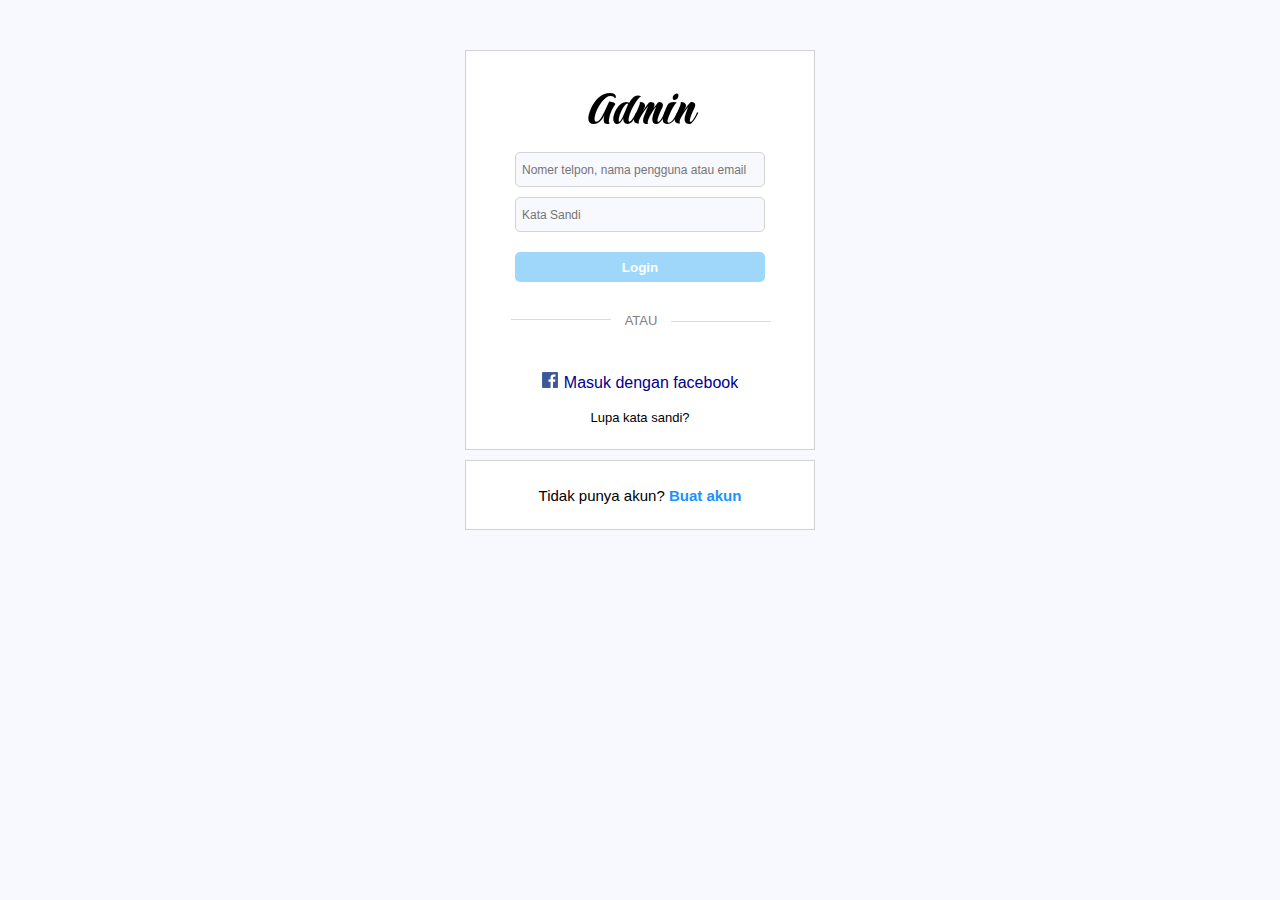
<file: admin/index.html>
<!DOCTYPE html>
<html lang="en">
<head>
	<meta charset="UTF-8">
	<meta name="viewport" content="width=device-width, initial-scale=1.0">
	<title>Only Admin</title>
	<style>
		@import url('https://fonts.googleapis.com/css2?family=Praise&display=swap');


		* {
			margin: 0;
			box-sizing: border-box;
		}
		body {
			background-color: #f8f8ff;
		}
		.container {
			height: 400px;
			width: 350px;
			background-color: #fff;
			margin: 0 auto;
			margin-top: 50px;
			padding-top: 30px;
			border: 1px solid lightgrey;
			text-align: center;
		}
		h1 {
			font-size: 50px;
			text-decoration: none;
			font-weight: normal;
			font-family: 'Praise', cursive;
		}
		.atau {
			height: 15px;
			position: absolute;
			margin-top: 30px;
		}
		.kiri {
			background-color: rgba(var(--b38,219,219,219),1);
			height: 1px;
			width: 100px;
    		position: relative;
    		top: 0.45em;
    		margin: 0 15px;
    		left: 30px;
		}
		.teks {
			position: relative;
			line-height: 15px;
			left: 110px;
			font-family: arial;
			font-size: 13px;
			color: grey;
		}
		.kanan {
			background-color: rgba(var(--b38,219,219,219),1);
			height: 1px;
			width: 100px;
    		position: relative;
    		top: 0.45em;
    		margin: 0 15px;
    		top: -7px;
    		right: 0;
    		left: 190px;
		}
		.bot {
			margin-top: 200px;
		}
		.nama, .password {
			height: 35px;
			width: 250px;
			margin-top: 10px;
			border: 1px solid lightgrey;
			border-radius: 5px;
			padding: 0 6px;
			background-color: #f8f8ff;
			font-size: 12px;
		}
		.submit {
			height: 30px;
			width: 250px;
			margin-top: 20px;
			border: none;
			border-radius: 5px;
			background-color: lightskyblue;
			opacity: 0.8;
			color: #fff;
			font-weight: bold;
			cursor: pointer;
		}
		.submit:hover {
			background-color: dodgerblue;
		}
		.facebook {
			margin-top: 90px;
			cursor: pointer;
			font-family: sans-serif;
		}
		.facebook span {
			margin-left: 6px;
			color: darkblue;
		}
		.facebook p {
			font-size: 13px;
		}
		.bot {
			height: 70px;
			width: 350px;
			background-color: #fff;
			margin: 0 auto;
			margin-top: 10px;
			border: 1px solid lightgrey;
			text-align: center;
			font-family: sans-serif;
			font-size: 15px;
		}
		.bot p {
			line-height: 70px;
		}
		.bot a {
			text-decoration: none;
			color: dodgerblue;
			font-weight: bold;
		}
    </style>
</head>
<body>
	<div class="container">
			<h1>Admin</h1>
			<input type="text" placeholder="Nomer telpon, nama pengguna atau email" class="nama">
			<input type="password" placeholder="Kata Sandi" class="password">
			<div>
				<input type="submit" value="Login" class="submit">
			</div>
			<div class="atau">
				<div class="kiri"></div>
				<div class="teks">ATAU</div>
				<div class="kanan"></div>			
			</div>
			<div class="facebook">
				<img src="fb.png" alt="facebook" height="16"><span>Masuk dengan facebook</span>
				<br><br>
				<p>Lupa kata sandi?</p>
			</div>
	</div>
	<div class="bot">
		<p>Tidak punya akun? <a href="">Buat akun</a></p>
	</div>



<script>
	let username = document.querySelector('.nama');
	let password = document.querySelector('.password');
	let kirim = document.querySelector('.submit');

	kirim.addEventListener('click', () => {
		if(username.value == '' && password.value == '') {
			return alert('form tidak boleh kosong!');
		}
		if(username.value == 'Majid' && password.value == '1311094a') {
			alert('login succesfull');
		} else {
			alert('username atau password salah');
		}
	})

</script>

</body>
</html>
</file>
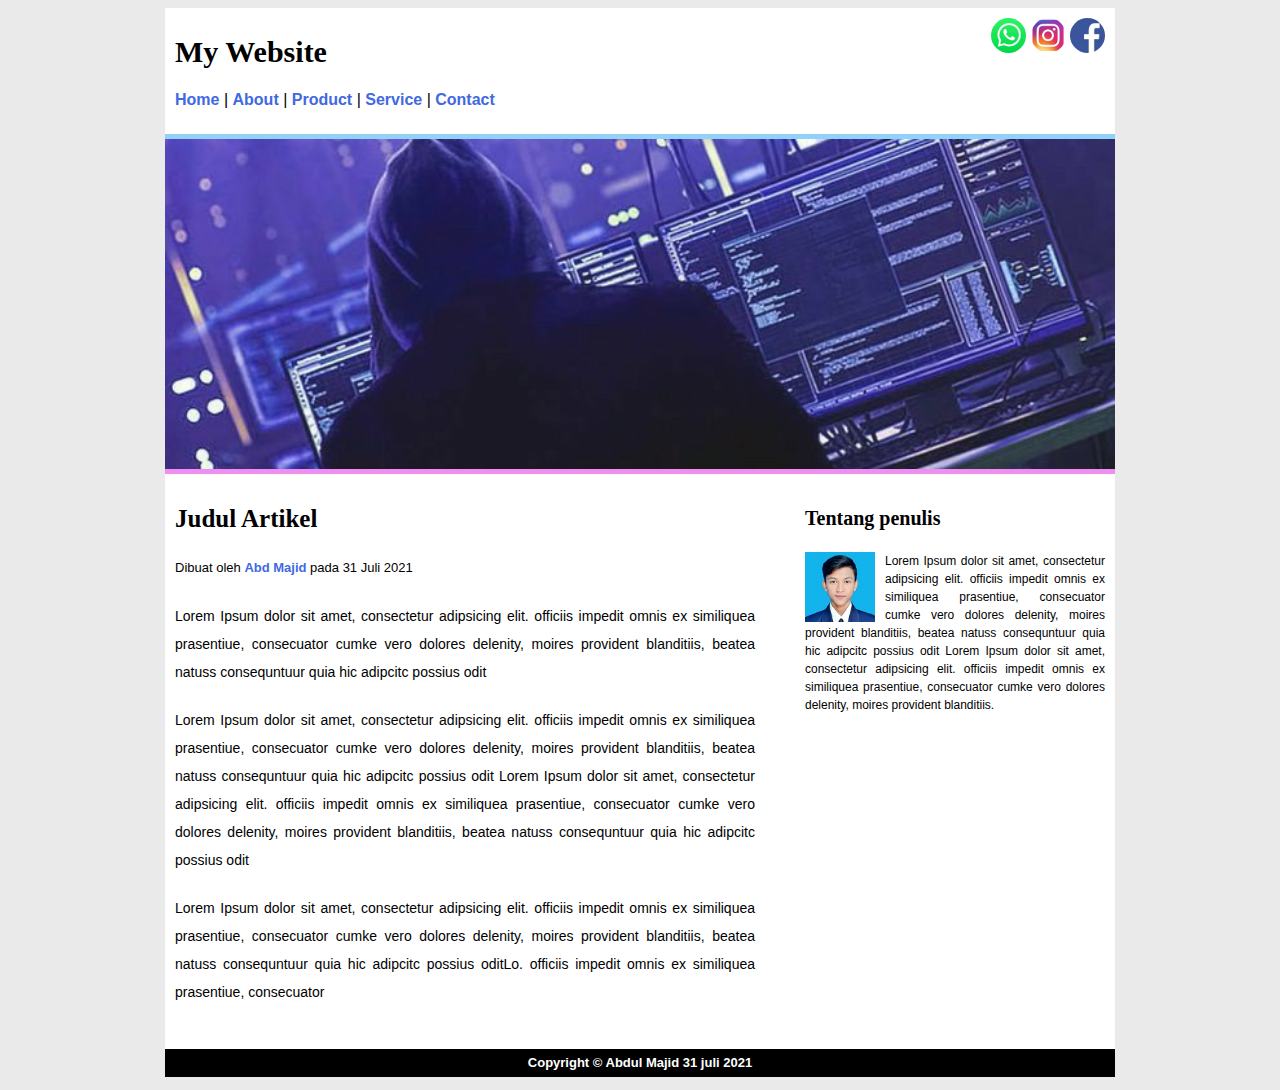
<file: blog/index.html>
<!DOCTYPE html>
<html>
<head>
	<title></title>
	<style type="text/css">
		body {
			font: 16px/28px arial, sans-serif;
			background-color: #eaeaea;
			color: black;
		}

		.container {
			width: 950px;
			margin: auto;
			background-color: white;
			position: relative;
		}
		.header {
			padding: 10px;
			margin-bottom: 10px;
		}
		.header .judul {
			font-size: 30px;
			font-weight: bold;
			font-family: times new roman;
		}
		.header a {
			text-decoration: none;
			color: royalblue;
			font-family: arial;
			font-weight: bold;
		}
		.header a:hover {
			background-color: lightskyblue;
			color: white;
		}
		.gambar {
			height: 330px;
			background-image: url(img/hack.jpg);
			background-size: cover;
			background-position: 0 -70px;
			border-top: 5px solid lightskyblue;
			border-bottom: 5px solid violet;
			opacity: 0.9;
		}
		.main {
			width: 600px;
			padding: 10px;
			box-sizing: border-box;
			float: left;
		}
		.main h2 {
			font-size: 25px;
			font-family: times new roman;
			font-weight: bold;
		}
		.main .penulis {
			font-size: 13px;
		}
		.main .penulis a {
			text-decoration: none;
			color: royalblue;
			font-family: arial;
			font-weight: bold;
		}
		.main .penulis a:hover {
			background-color: lightskyblue;
			color: white;
		}
		.main p {
			margin-bottom: 20px;
			font-size: 14px;
		}

		.sidebar {
			width: 300px;
			float: right;
			padding: 10px;
		}
		.sidebar h3 {
			font-size: 20px;
			font-family: times new roman;
			font-weight: bold;
		}
		.sidebar img {
			height: 70px;
			width: 70px;
			float: left;
			padding-right: 10px;	
		}
		.sidebar p {
			font: 12px/18px arial;
			
		}
		.footer {
			background-color: black;
		}
		.footer p {
			color: white;
			font-size: 13px;
			font-family: arial;
			font-weight: bold;
			text-align: center;
		}
		p {
			text-align: justify;
		}
		.topbar {
			top: 10px;
			right: 10px;
			position: absolute;
		}
		.topbar img {
			height: 35px;
			width: 35px;
			border-radius: 50%;
		}


		.cf:before,
		.cf:after {
			content: " ";
			display: table;
		}

		.cf:after {
			clear: both;
		}

		.cf {
			*zoom: 1;
		}
	</style>
</head>
<body>

	<div class="container">
		<div class="header">
			<h1 class="judul">My Website</h1>
			<nav>
				<a href="#">Home</a> |
				<a href="#">About</a> |
				<a href="#">Product</a> |
				<a href="#">Service</a> |
				<a href="#">Contact</a>
			</nav>
			<div class="topbar">
				<a href="https://wa.me/6287866979902" target="_blank"><img src="img/wa.jpg" /></a>
				<a href="https://www.instagram.com/adji.20.01/" target="_blank"><img src="img/ig.jpg" /></a>
				<a href="https://www.facebook.com/eden.adji.5" target="_blank"><img src="img/fb.jpg" /></a>
			</div>
		</div>
		<div class="gambar"></div>
		<div class="content cf">
			<div class="main">
				<h2>Judul Artikel</h2>
				
				<p class="penulis">Dibuat oleh <a href="#">Abd Majid</a> pada 31 Juli 2021
				</p>
				
				<p>Lorem Ipsum dolor sit amet, consectetur adipsicing elit.
				officiis impedit omnis ex similiquea prasentiue, consecuator
				cumke vero dolores delenity, moires provident blanditiis,
				beatea natuss consequntuur quia hic adipcitc possius odit</p>
				
				<p>Lorem Ipsum dolor sit amet, consectetur adipsicing elit.
				officiis impedit omnis ex similiquea prasentiue, consecuator
				cumke vero dolores delenity, moires provident blanditiis,
				beatea natuss consequntuur quia hic adipcitc possius odit
				Lorem Ipsum dolor sit amet, consectetur adipsicing elit.
				officiis impedit omnis ex similiquea prasentiue, consecuator
				cumke vero dolores delenity, moires provident blanditiis,
				beatea natuss consequntuur quia hic adipcitc possius odit</p>
				
				<p>Lorem Ipsum dolor sit amet, consectetur adipsicing elit.
				officiis impedit omnis ex similiquea prasentiue, consecuator
				cumke vero dolores delenity, moires provident blanditiis,
				beatea natuss consequntuur quia hic adipcitc possius oditLo.
				officiis impedit omnis ex similiquea prasentiue, consecuator</p>
			</div>
			<div class="sidebar">
				<h3>Tentang penulis</h3>
				<img src="img/majid.jpg" alt="Abdul Majid">
				<p>Lorem Ipsum dolor sit amet, consectetur adipsicing elit.
				officiis impedit omnis ex similiquea prasentiue, consecuator
				cumke vero dolores delenity, moires provident blanditiis,
				beatea natuss consequntuur quia hic adipcitc possius odit
				Lorem Ipsum dolor sit amet, consectetur adipsicing elit.
				officiis impedit omnis ex similiquea prasentiue, consecuator
				cumke vero dolores delenity, moires provident blanditiis.</p>
			</div>
		</div>
		
		<div class="footer">
			<p>Copyright &copy Abdul Majid 31 juli 2021</p>
		</div>
	</div>
</body>
</html>
</file>
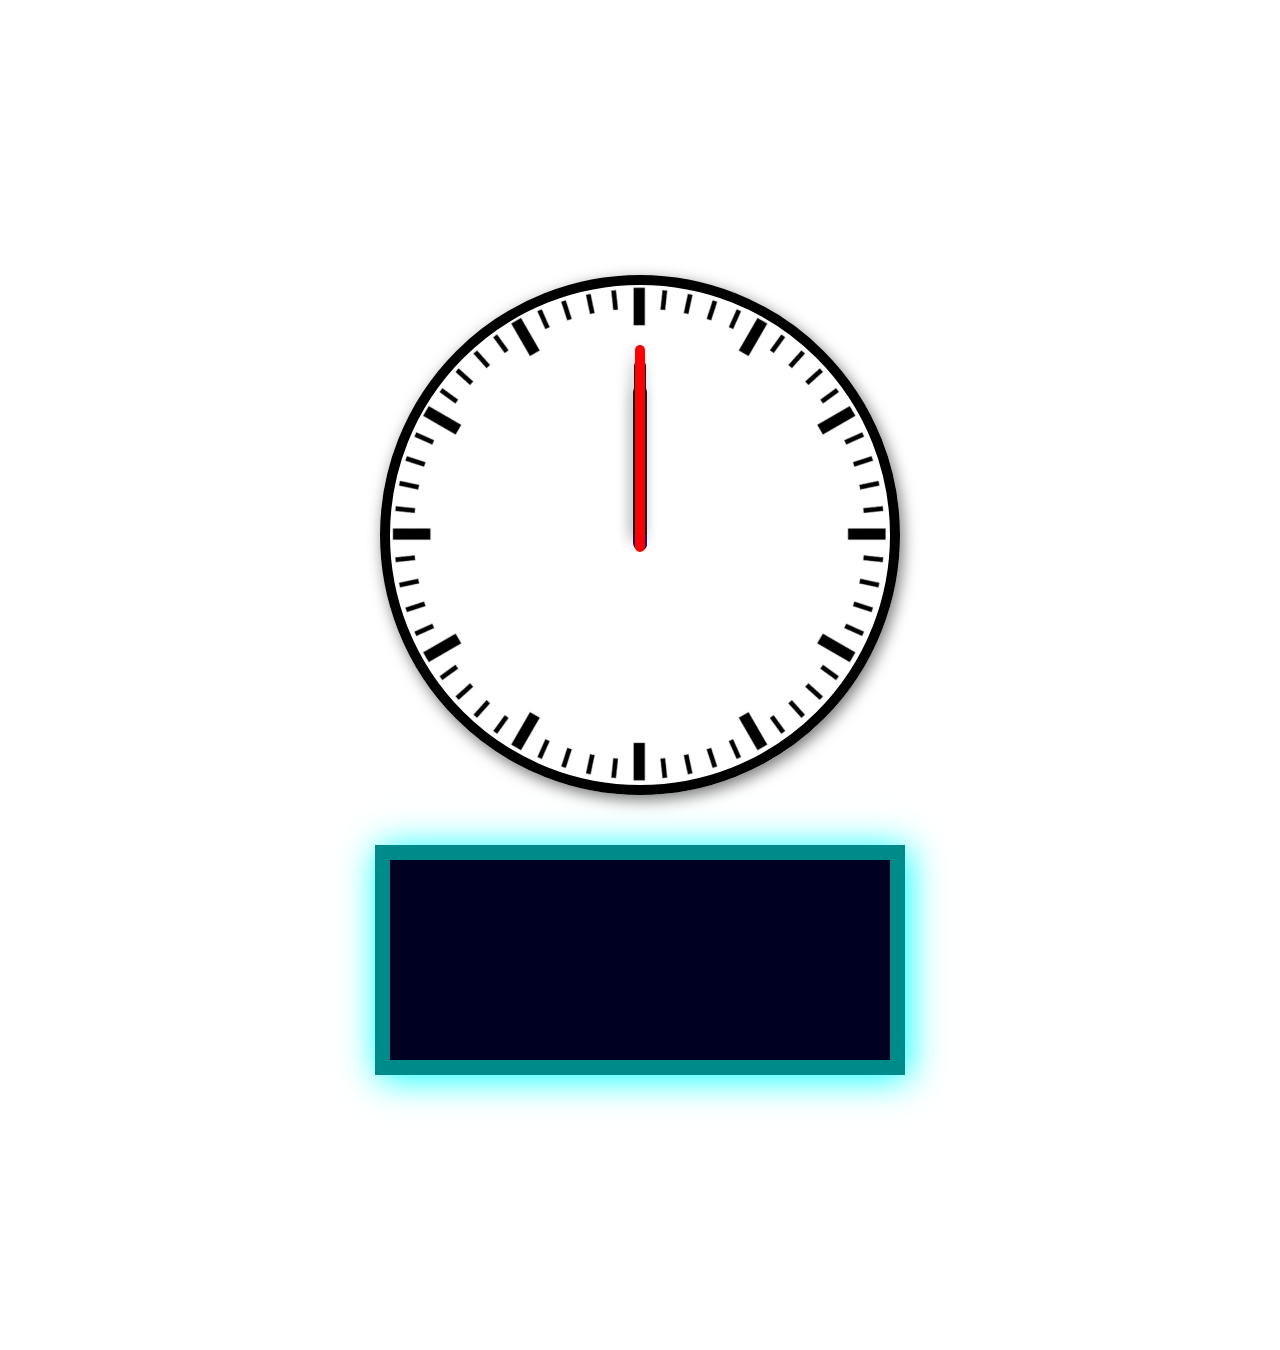
<file: jam/index.html>
<!DOCTYPE html>
<html lang="en">
<head>
	<meta charset="UTF-8">
	<meta name="viewport" content="width=device-width, initial-scale=1.0">
	<title>Jam</title>
	<link rel="stylesheet" href="style.css">
</head>
<body>
	<div class="container">
		<div class="clock">
			<div class="clockwis hours"></div>
			<div class="clockwis minutes"></div>
			<div class="clockwis seconds"></div>
		</div>
		<div class="digital"></div>
	</div>

<script src="script.js"></script>
</body>
</html>
</file>
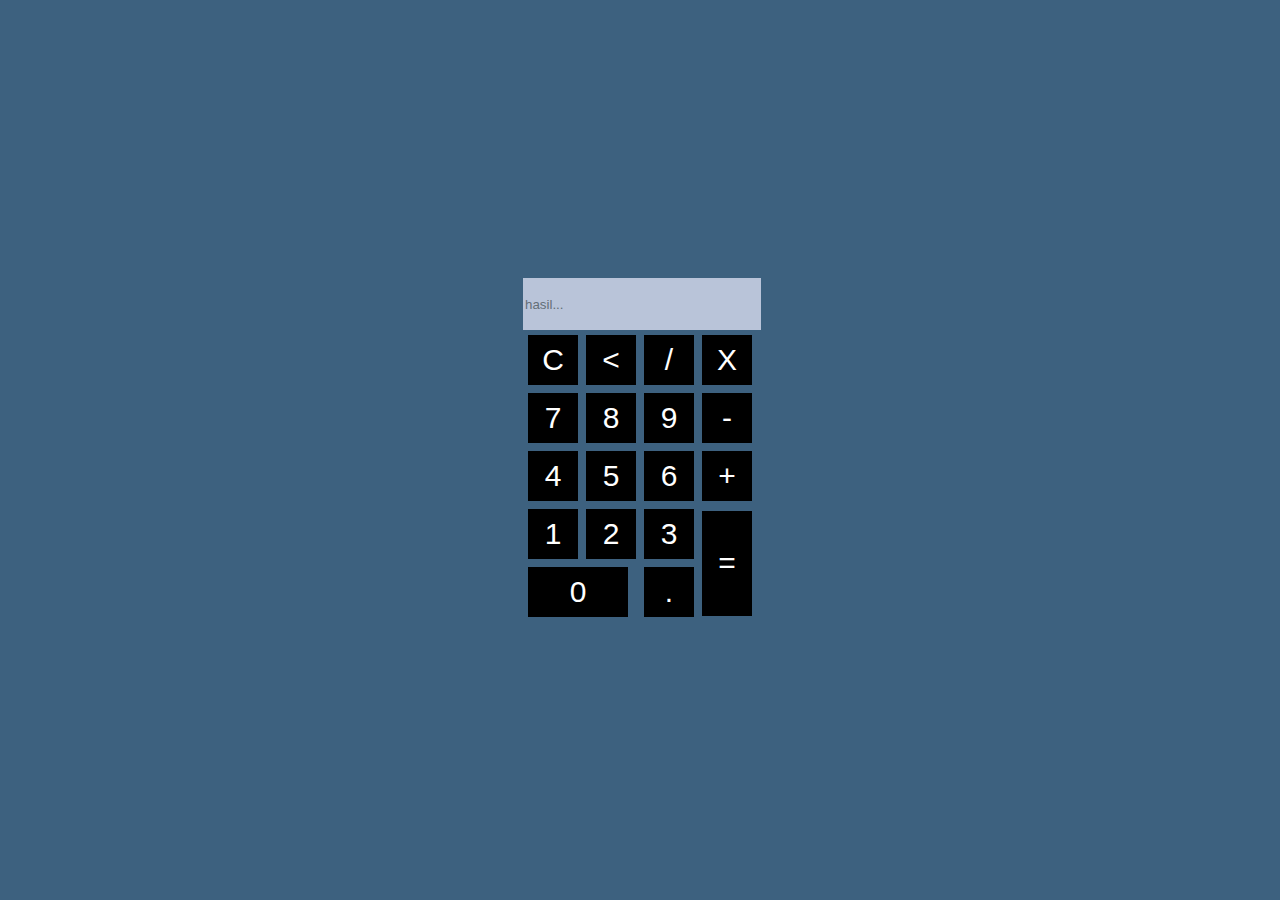
<file: kalkulator/index.html>
<!DOCTYPE html>
<html lang="en">
<head>
	<meta charset="UTF-8">
	<meta name="viewport" content="width=device-width, initial-scale=1.0">
	<link rel="stylesheet" href="style.css">
	<title>Kalkulator</title>
</head>
<body>
	<div class="container">
		<form name="form">
			<input type="textarea" class="hasil" name="hasil" placeholder="hasil...">
		</form>
		<table>
			<tr>
				<td><input type="button" class="button" value="C" onclick="clean()"></td>
				<td><input type="button" class="button" value="<" onclick="back()"></td>
				<td><input type="button" class="button" value="/" onclick="insert('/')"></td>
				<td><input type="button" class="button" value="X" onclick="insert('*')"></td>
			</tr>
			<tr>
				<td><input type="button" class="button" value="7" onclick="insert(7)"></td>
				<td><input type="button" class="button" value="8" onclick="insert(8)"></td>
				<td><input type="button" class="button" value="9" onclick="insert(9)"></td>
				<td><input type="button" class="button" value="-" onclick="insert('-')"></td>
			</tr>
			<tr>
				<td><input type="button" class="button" value="4" onclick="insert(4)"></td>
				<td><input type="button" class="button" value="5" onclick="insert(5)"></td>
				<td><input type="button" class="button" value="6" onclick="insert(6)"></td>
				<td><input type="button" class="button" value="+" onclick="insert('+')"></td>
			</tr>
			<tr>
				<td><input type="button" class="button" value="1" onclick="insert(1)"></td>
				<td><input type="button" class="button" value="2" onclick="insert(2)"></td>
				<td><input type="button" class="button" value="3" onclick="insert(3)"></td>
				<td rowspan="5"><input style="height: 105px;" type="button" class="button" value="=" onclick="equal()"></td>
			</tr>
			<tr>
				<td colspan="2"><input type="button" class="button" style="width: 100px;" value="0" onclick="insert(0)"></td>
				<td><input type="button" class="button" value="." onclick="insert('.')"></td>
			</tr>
		</table>
	</div>
		<script src="script.js">
		</script>
</body>
</html>
</file>
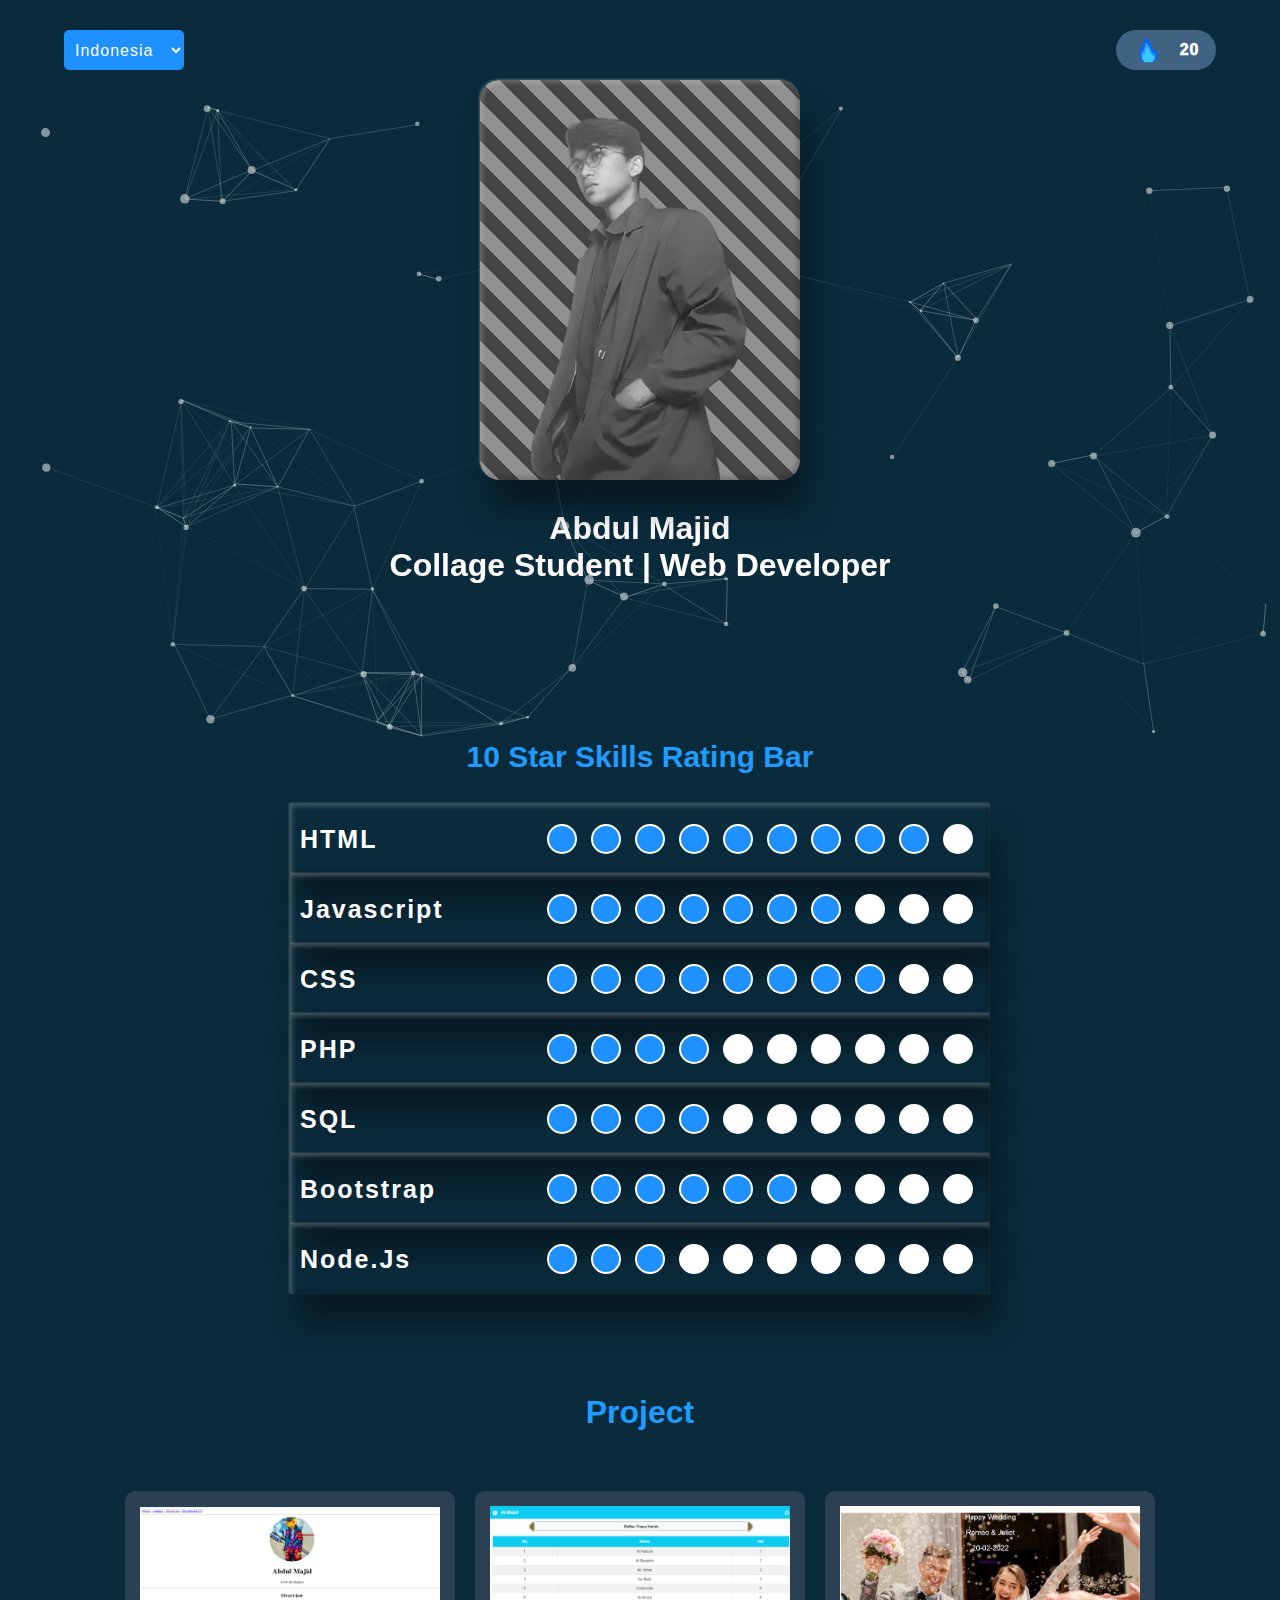
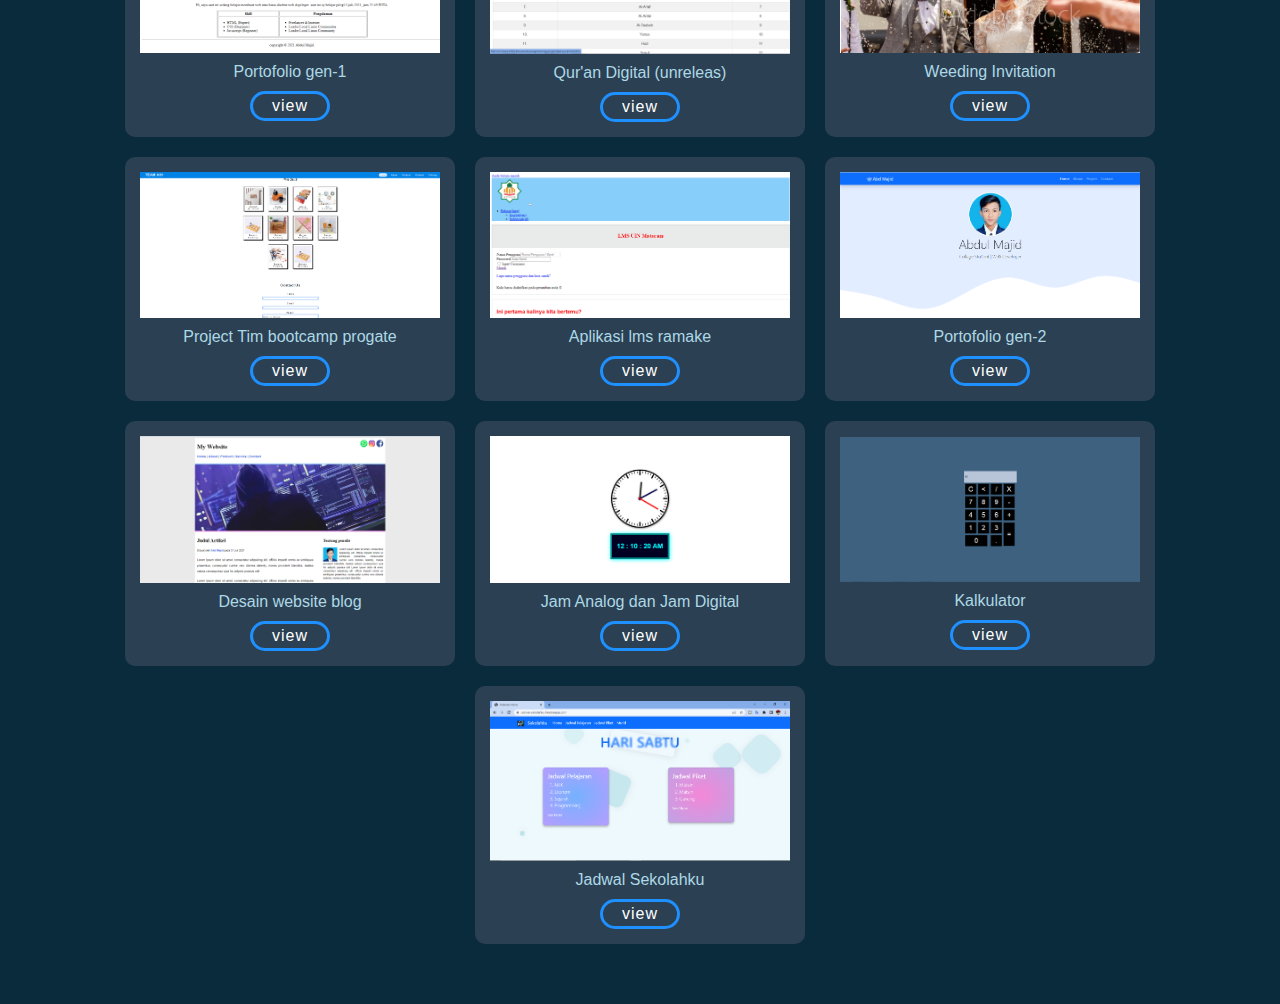
<file: profile.html>
<!DOCTYPE html>
<html lang="en">
<head>
	<meta charset="UTF-8">
	<meta name="viewport" content="width=device-width, initial-scale=1.0">
	<title>Profile</title>
	<link rel="stylesheet" href="profile.css">
</head>
<body>
	<div id="particles-js">
		<div class="navbar">
			<select name="country" id="country">
				<option value="Indonesia">Indonesia</option>
				<option value="Malaysia">Malaysia</option>
				<option value="America">America</option>
				<option value="China">China</option>
				<option value="Jepang">Jepang</option>
			</select>
			<div class="age">
				<img src="img/fire.png" alt="">
				20
			</div>
		</div>
		<div class="container">
			<div class="box">
				<img src="img/majid1.png" alt="">
			</div>
			<h2>Abdul Majid <br>Collage Student | Web Developer</h2>
		</div>
	</div>
	<div class="container2">
		<h2 class="h2">10 Star Skills Rating Bar</h2>
		<div class="name">
			<h2>HTML</h2>
			<div class="bungkus">
				<div class="kotak"></div>
				<div class="kotak"></div>
				<div class="kotak"></div>
				<div class="kotak"></div>
				<div class="kotak"></div>
				<div class="kotak"></div>
				<div class="kotak"></div>
				<div class="kotak"></div>
				<div class="kotak"></div>
				<div class="kotak pasif"></div>
			</div>
		</div>
		<div class="name">
			<h2>Javascript</h2>
			<div class="bungkus">
				<div class="kotak"></div>
				<div class="kotak"></div>
				<div class="kotak"></div>
				<div class="kotak"></div>
				<div class="kotak"></div>
				<div class="kotak"></div>
				<div class="kotak"></div>
				<div class="kotak pasif"></div>
				<div class="kotak pasif"></div>
				<div class="kotak pasif"></div>
			</div>
		</div>
		<div class="name">
			<h2>CSS</h2>
			<div class="bungkus">
				<div class="kotak"></div>
				<div class="kotak"></div>
				<div class="kotak"></div>
				<div class="kotak"></div>
				<div class="kotak"></div>
				<div class="kotak"></div>
				<div class="kotak"></div>
				<div class="kotak"></div>
				<div class="kotak pasif"></div>
				<div class="kotak pasif"></div>
			</div>
		</div>
		<div class="name">
			<h2>PHP</h2>
			<div class="bungkus">
				<div class="kotak"></div>
				<div class="kotak"></div>
				<div class="kotak"></div>
				<div class="kotak"></div>
				<div class="kotak pasif"></div>
				<div class="kotak pasif"></div>
				<div class="kotak pasif"></div>
				<div class="kotak pasif"></div>
				<div class="kotak pasif"></div>
				<div class="kotak pasif"></div>
			</div>
		</div>
		<div class="name">
			<h2>SQL</h2>
			<div class="bungkus">
				<div class="kotak"></div>
				<div class="kotak"></div>
				<div class="kotak"></div>
				<div class="kotak"></div>
				<div class="kotak pasif"></div>
				<div class="kotak pasif"></div>
				<div class="kotak pasif"></div>
				<div class="kotak pasif"></div>
				<div class="kotak pasif"></div>
				<div class="kotak pasif"></div>
			</div>
		</div>
		<div class="name">
			<h2>Bootstrap</h2>
			<div class="bungkus">
				<div class="kotak"></div>
				<div class="kotak"></div>
				<div class="kotak"></div>
				<div class="kotak"></div>
				<div class="kotak"></div>
				<div class="kotak"></div>
				<div class="kotak pasif"></div>
				<div class="kotak pasif"></div>
				<div class="kotak pasif"></div>
				<div class="kotak pasif"></div>
			</div>
		</div>
		<div class="name">
			<h2>Node.Js</h2>
			<div class="bungkus">
				<div class="kotak"></div>
				<div class="kotak"></div>
				<div class="kotak"></div>
				<div class="kotak pasif"></div>
				<div class="kotak pasif"></div>
				<div class="kotak pasif"></div>
				<div class="kotak pasif"></div>
				<div class="kotak pasif"></div>
				<div class="kotak pasif"></div>
				<div class="kotak pasif"></div>
			</div>
		</div>
	</div>
	<div class="container3">
		<h2>Project</h2>
		<div class="row">
			<div class="circle">
				<img src="project/porotofolio1.PNG" alt="porotofolio1">
				<p>Portofolio gen-1</p>
				<a href="https://majid182.netlify.app/index.html" target="_blank"><button>view</button></a>
			</div>
			<div class="circle">
				<img src="project/quran.PNG" alt="quran">
				<p>Qur'an Digital (unreleas)</p>
				<a href="http://error" target="_blank"><button>view</button></a>
			</div>
			<div class="circle">
				<img src="project/weeding.PNG" alt="weeding">
				<p>Weeding Invitation</p>
				<a href="http://chandrasusi.site" target="_blank"><button>view</button></a>
			</div>
			<div class="circle">
				<img src="project/tim.PNG" alt="tim">
				<p>Project Tim bootcamp progate</p>
				<a href="https://adji2001.github.io/TEAM-A01/" target="_blank"><button>view</button></a>
			</div>
			<div class="circle">
				<img src="project/lms.PNG" alt="lms">
				<p>Aplikasi lms ramake</p>
				<a href="https://adji2001.github.io/Lemes" target="_blank"><button>view</button></a>
			</div>
			<div class="circle">
				<img src="project/portofolio2.PNG" alt="portofolio2">
				<p>Portofolio gen-2</p>
				<a href="https://adji2001.github.io/webportofolio" target="_blank"><button>view</button></a>
			</div>
			<div class="circle">
				<img src="project/blog.PNG" alt="blog">
				<p>Desain website blog</p>
				<a href="blog/index.html" target="_blank"><button>view</button></a>
			</div>
			<div class="circle">
				<img src="project/jam.PNG" alt="jam">
				<p>Jam Analog dan Jam Digital</p>
				<a href="jam/index.html" target="_blank"><button>view</button></a>
			</div>
			<div class="circle">
				<img src="project/calculator.PNG" alt="kalkulator">
				<p>Kalkulator</p>
				<a href="kalkulator/index.html" target="_blank"><button>view</button></a>
			</div>
			<div class="circle">
				<img src="project/web_jadwal.PNG" alt="web_jadwal">
				<p>Jadwal Sekolahku</p>
				<a href="https://jadwal-sekolahku.herokuapp.com/" target="_blank"><button>view</button></a>
			</div>
		</div>
	</div>																


<!-- particle Js -->
<script src="particles.js"></script>
<script src="app.js"></script>
</body>
</html>
</file>
<file: jam/style.css>
html {
	scroll-behavior: smooth;
}
body {
	margin: 0;
	padding: 0;
}
.container {
	width: 100%;
	height: 150vh;
	background-color: #fff;
	display: flex;
	flex-direction: column;
	align-items: center;
	justify-content: center;
}

/*JAM ANALOG*/

.clock {
	background-image: url(clock.png);
	background-size: 500px;
	width: 500px;
	height: 500px;
	border: 10px solid #000;
	border-radius: 50%;
	box-shadow: 3px 5px 15px #0008;
	position: relative;
}
.clockwis {
	background-color: #000;
	position: absolute;
	transform-origin: bottom;
	bottom: 50%;
	box-shadow: -3px 5px 15px #0002;
}
.hours {
	width: 14px;
	height: 30%;
	background-color: #222;
	left: calc(50% - 7px);
	border-radius: 10px 10px 0 0 ;
}
.hours:before {
	content: '';
	width: 14px;
	height: 15px;
	background-color: #222;
	display: block;
	position: absolute;
	top: 100%;
	border-radius: 0 0 10px 10px;
}
.minutes {
	width: 12px;
	height: 35%;
	background-color: #004;
	left: calc(50% - 6px);
	border-radius: 10px 10px 0 0 ;
}
.minutes:before {
	content: '';
	width: 13px;
	height: 16px;
	background-color: midnightblue;
	display: block;
	position: absolute;
	top: 100%;
	border-radius: 0 0 10px 10px;
}
.seconds {
	width: 10px;
	height: 38%;
	background-color: red;
	left: calc(50% - 5px);
	border-radius: 10px 10px 0 0 ;
}
.seconds:before {
	content: '';
	width: 10px;
	height: 17px;
	background-color: red;
	display: block;
	position: absolute;
	top: 100%;
	border-radius: 0 0 10px 10px;
}

/*JAM DIGITAL*/

.digital {
	height: 200px;
	width: 500px;
	border: 15px solid darkcyan;
	margin-top: 50px;
	background-color: #002; 
	color: cyan;
	text-align: center;
	line-height: 200px;
	font-size: 60px;
	font-weight: bold;
	font-family: sans-serif;
	box-shadow: 3px 3px 35px cyan;
}
</file>
<file: kalkulator/style.css>
body{
	background: #3d617f;
}
.container{
	top: 50%;
	left: 50%;
	transform: translateX(-50%) translateY(-50%);
	position: absolute;
	background: transparent;
}
.button{
	width: 50px;
	height: 50px;
	font-size: 30px;
	margin: 2px;
	border: none;
	color: white;
	cursor: pointer;
	background: black;
}
.button:hover{
	width: 50px;
	height: 50px;
	font-size: 30px;
	border: none;
	color: #fff;
	cursor: pointer;
	background: #008087;
}
.hasil{
	width: 100%;
	height: 50px;
	border: none;
	outline: none;
	background: #eeefff;
	opacity: 0.7;
}
</file>
<file: profile.css>
/*------------------------PROFILE--------------------------*/
* {
	margin: 0;
	padding: 0;
	box-sizing: border-box;
	font-family: sans-serif;
}
body {
	background-color: #0a2b3c;
}
#particles-js {
	position: relative;
	display: flex;
	align-items: center;
	flex-direction: column;
}
.navbar {
	display: flex;
	justify-content: space-between;
	width: 90%;
	margin: 30px 0;
}
.navbar select {
	height: 40px;
	width: 120px;
	padding: 7px;
	font-size: 1em;
	background-color: dodgerblue;
	color: #ffffff;
	border: 10px;
	border-radius: 5px;
	letter-spacing: 1px;
	cursor: pointer;
}
.navbar select option {
	height: 30px;
	width: 80px;
	background-color: #2b4052;
}
.navbar .age {
	height: 40px;
	width: 100px;
	padding: 7px;
	font-size: 1em;
	background-color: #416381;
	color: #ffffff;
	border: 10px;
	border-radius: 20px;
	letter-spacing: 1px;
	font-weight: 1000;
	display: flex;
	justify-content: space-around;
	align-items: center;
}
.navbar .age img {
	height: 28px;
}
.container {
	position: absolute;
	display: flex;
	align-items: center;
	flex-direction: column;
}
.container .box {
	position: relative;
	width: 320px;
	height: 400px;
	border-radius: 20px;
	margin-top: 80px;
	background: linear-gradient(45deg, #2da2ff 25%, #444 25%, #444 50%, #2da2ff 50%, #2da2ff 75%, #444 75%, #444 100%);
	background-size: 40px 40px;
	filter: grayscale(1);
	animation: animateBg 0.5s linear infinite;
	animation-play-state: paused;
	display: flex;
	justify-content: center;
	box-shadow: -1px -1px 2px rgba(255,255,255,0.25), inset 2px 2px 5px rgba(255,255,255,0.25), 8px 30px 30px rgba(0,0,0,0.4), inset -2px -2px 5px rgba(0,0,0,0.3);
}
.container .box img {
	position: absolute;
	height: 115%;
	bottom: 0;
	transition: height 0.5s;
}
.container .box:hover img {
	height: 580px;
}
.container .box:hover {
	animation-play-state: running;
	filter: grayscale(0);
}
@keyframes animateBg {
	0% {
		background-position: 0;
	}
	100% {
		background-position: 40px;
	}
}

.container h2 {
	font-size: 2em;
	color: #ffffff;
	font-family: sans-serif;
	text-align: center;
	margin: 0 auto;
	margin-top: 30px;
}

/*container 2*/
.container2 {
	position: relative;
	display: flex;
	align-items: center;
	justify-content: center;
	flex-direction: column;
	margin-bottom: 50px;
}
.container2 .h2 {
	margin-bottom: 30px;
	font-weight: 700;
	font-size: 30px;
	color: #1f9cff;
}
.name {
	display: flex;
	align-items: center;
	width: 700px;
	justify-content: space-between;
	padding: 10px;
	box-shadow: -1px -1px 2px rgba(255,255,255,0.25), inset 2px 2px 5px rgba(255,255,255,0.25), 8px 30px 30px rgba(0,0,0,0.4), inset -2px -2px 5px rgba(0,0,0,0.3);
}
.bungkus {
	display: flex;
	flex-direction: row;
}
.container2 .name h2 {
	color: #ffffff;
	margin-right: 50px;
	letter-spacing: 2px;
	font-size: 25px;
}
.kotak {
	height: 30px;
	width: 30px;
	border: 2px solid #fff;
	background-color: dodgerblue;
	margin: 10px 7px;
	border-radius: 50%;
}
.pasif {
	background-color: #fff;
}

/*container3*/
.container3 {
	position: relative;
	display: flex;
	align-items: center;
	justify-content: center;
	flex-direction: column;
	flex-wrap: wrap;
	margin-bottom: 50px;
}
.container3 h2 {
	font-size: 2em;
	margin-bottom: 50px;
	color: #1f9cff;
	display: flex;
	position: relative;
	margin-top: 50px;
}
.container3 .row {
	display: flex;
	flex-direction: row;
	flex-wrap: wrap;
	justify-content: center;
	width: 82.8%;
}
.container3 .circle {
	display: flex;
	align-items: center;
	justify-content: center;
	flex-direction: column;
	background-color: #2b4052;
	width: 330px;
	padding: 15px;
	margin: 10px 10px;
	border-radius: 10px;
}
.container3 .circle img {
	width: 300px;
}
.container3 .circle p {
	color: lightblue;
	font-size: 1em;
	font-weight: 500;
	margin-top: 10px;
}
.container3 .circle a button {
	text-decoration: none;
	font-size: 1em;
	color: #ffffff;
	letter-spacing: 1px;
}
.container3 .circle button {
	width: 80px;
	height: 30px;
	border: 3px solid dodgerblue;
	border-radius: 20px;
	margin-top: 10px;
	background-color: transparent;
	cursor: pointer;
}
.container3 .circle button:hover {
	background-color: lightblue;
}




/*versi mobile*/
@media(max-width: 650px) {
	body {
		overflow-x: hidden; 
	}
	.container {
		position: relative;
	}
	.container .box {
		width: 260px;
	}
	.container2 {
		padding: 20px;
	}
	.container2 .h2 {
		font-size: 25px;
	}
	.container2 .name {
		width: 340px;
		display: block;
	}
	.container2 .name h2 {
		font-size: 20px;
	}
	.container2 .name .bungkus {
		width: 90%;
	}
	.container2 .name .bungkus .kotak {
	    height: 20px;
	    width: 20px;
	    border: 2px solid #fff;
	    background-color: dodgerblue;
	    margin: 5px 3px;
	    border-radius: 50%;
	}
	.container2 .name .bungkus .pasif {
		background-color: #fff;
	}
}
</file>
